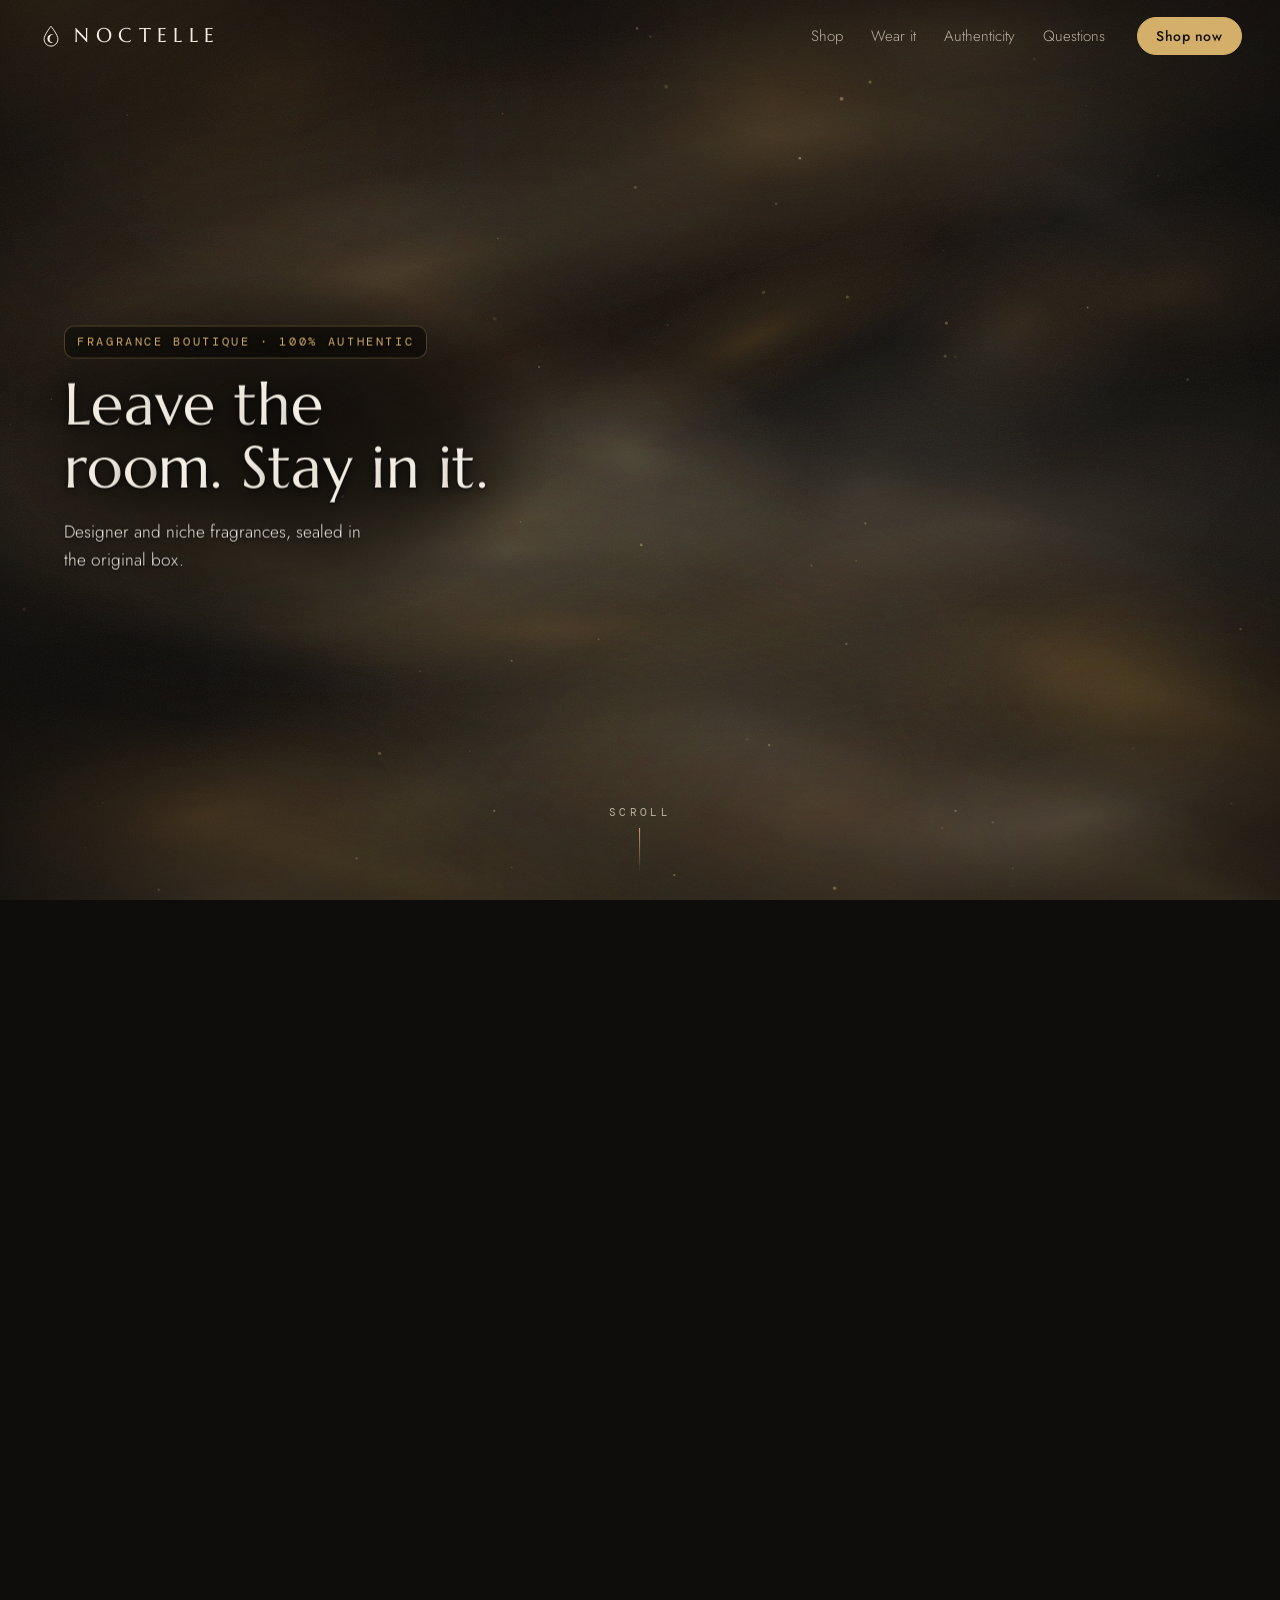
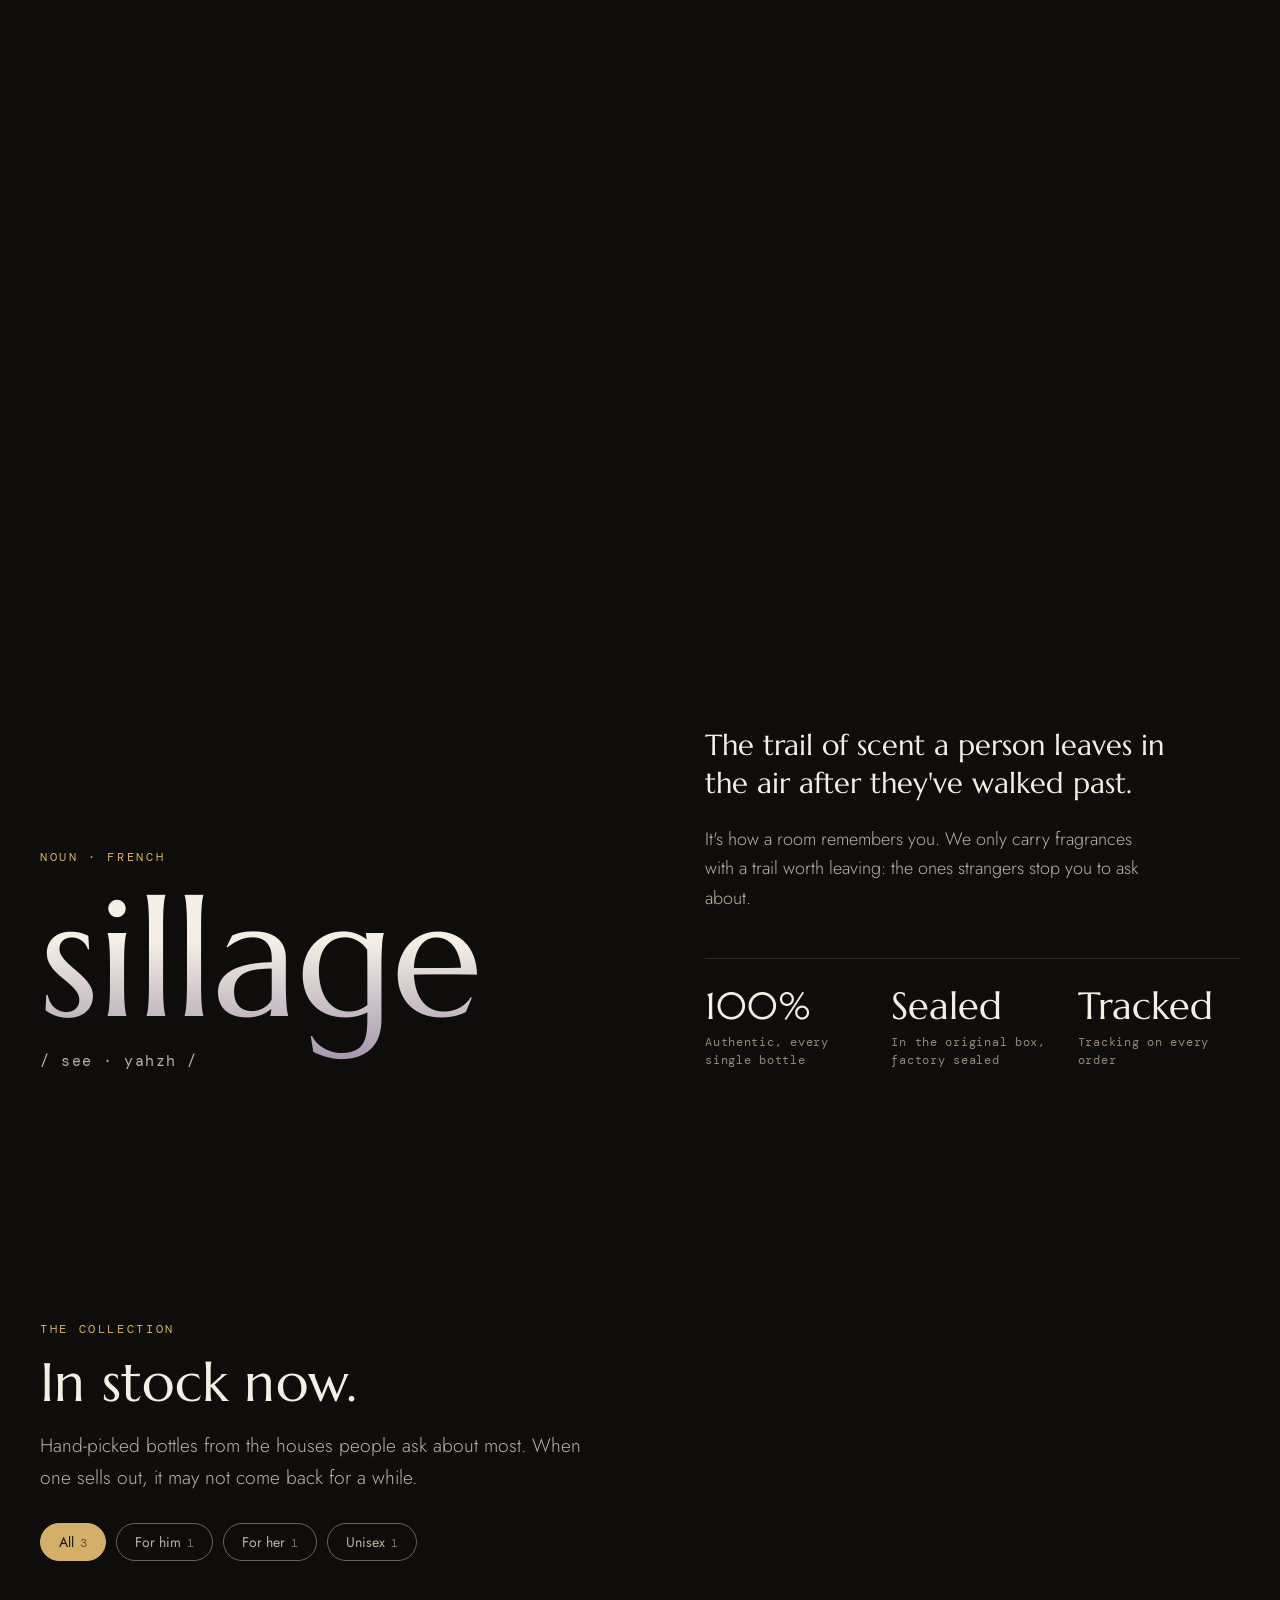
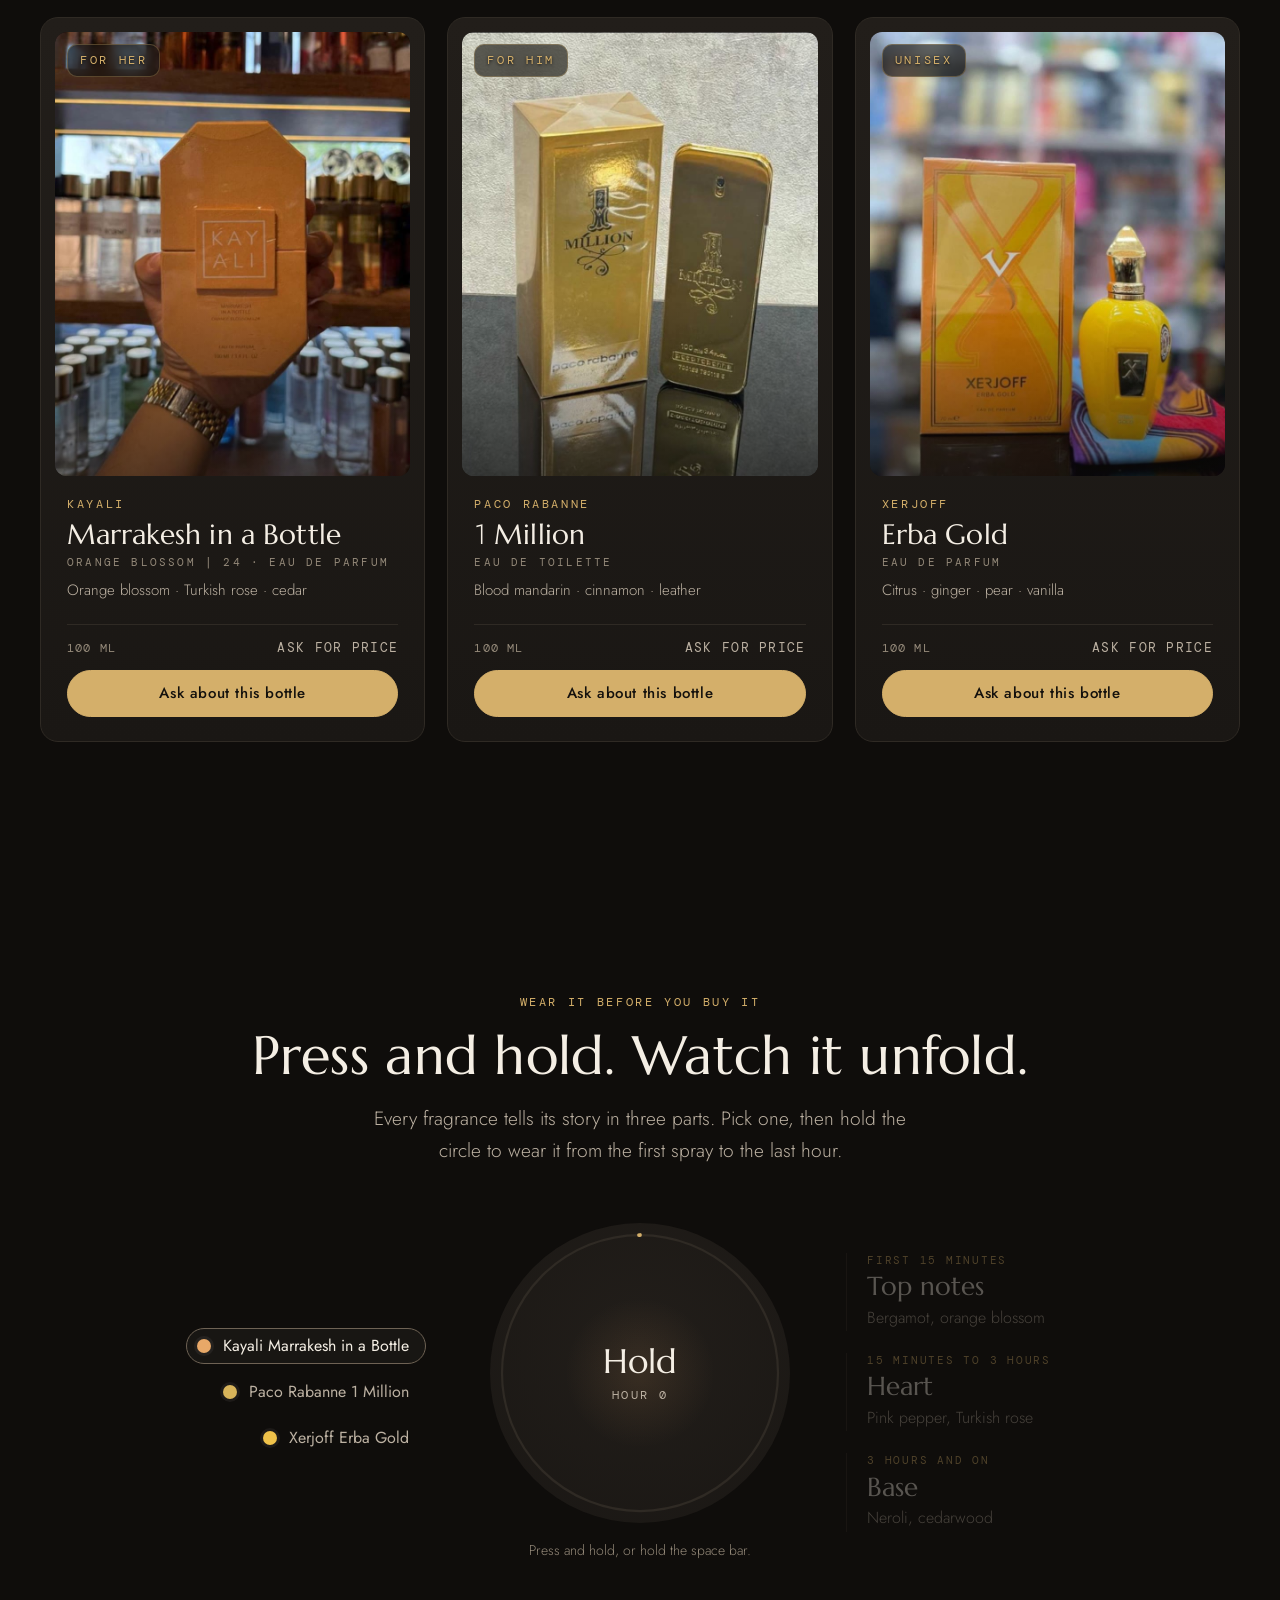
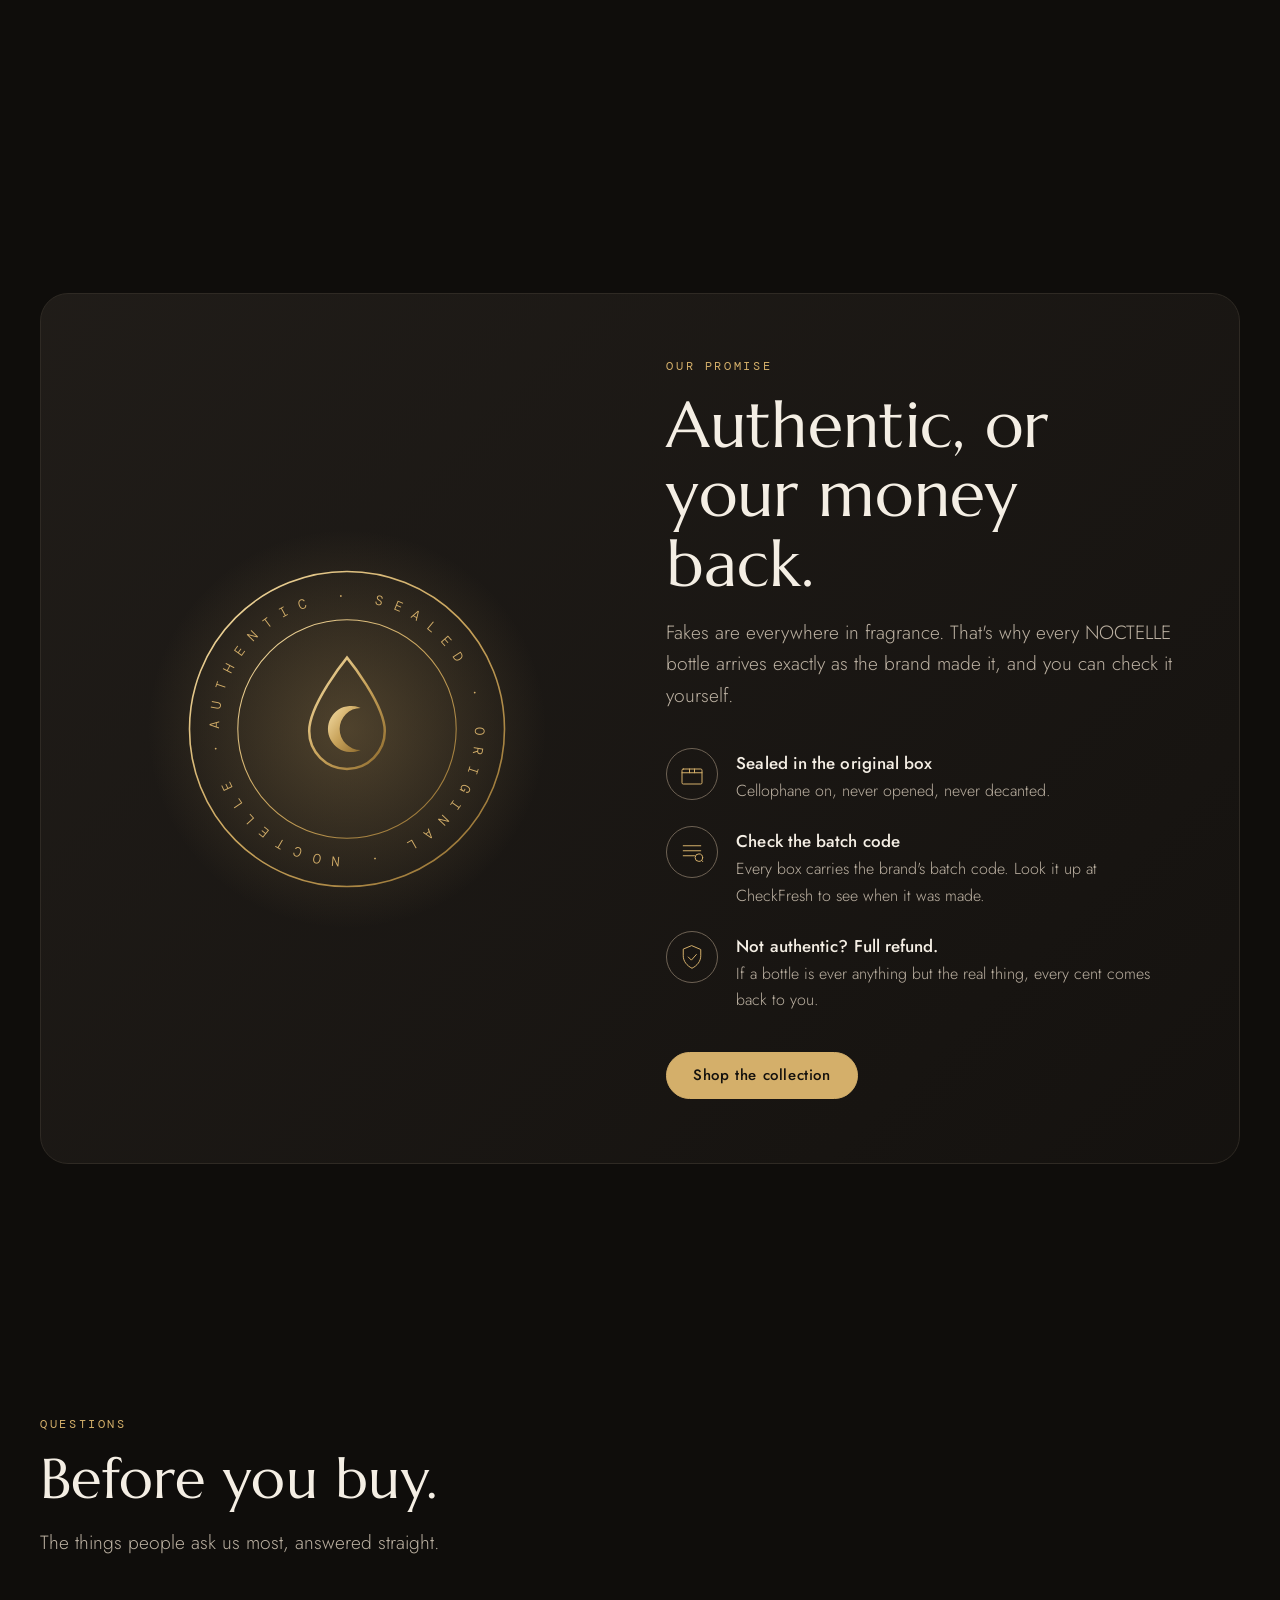
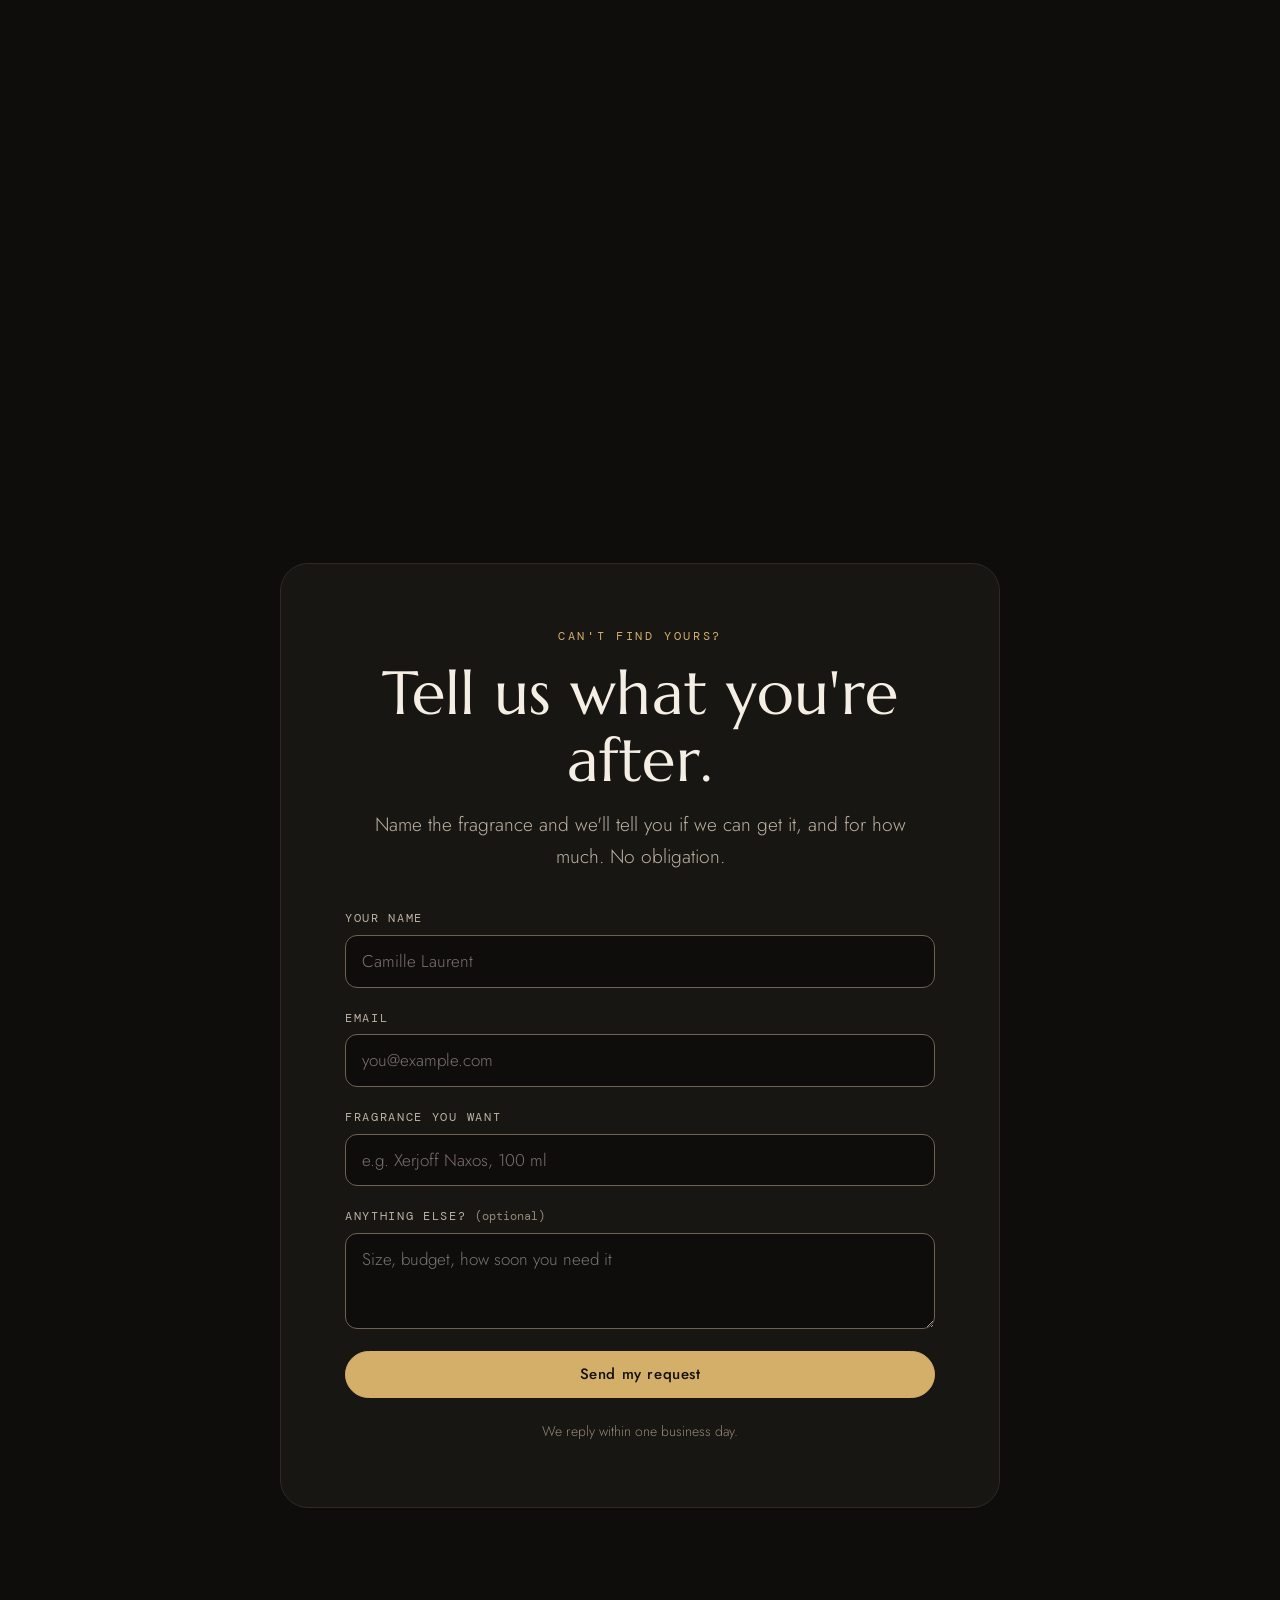
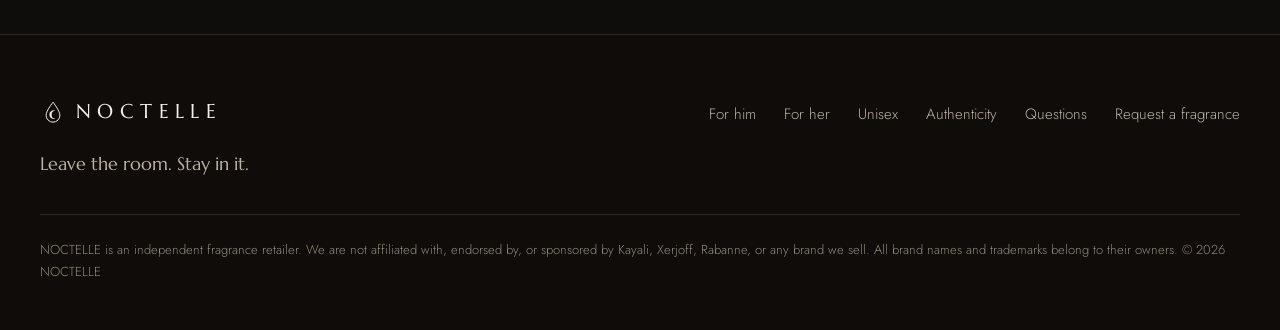
<file: index.html>
<!doctype html>
<html lang="en">
<head>
<meta charset="utf-8">
<meta name="viewport" content="width=device-width, initial-scale=1">
<title>NOCTELLE · Fragrance Boutique</title>
<meta name="description" content="NOCTELLE is a fragrance boutique for authentic designer and niche perfume and cologne: Kayali, Xerjoff, Paco Rabanne and more. Sealed, original, shipped fast.">
<meta name="theme-color" content="#0F0D0B">
<meta property="og:type" content="website">
<meta property="og:title" content="NOCTELLE · Leave the room. Stay in it.">
<meta property="og:description" content="Authentic designer and niche fragrances. Sealed in the original box.">
<!-- DEPLOY STEP: replace both URLs below with the live absolute address -->
<meta property="og:url" content="https://noctelle.onrender.com/">
<meta property="og:image" content="https://noctelle.onrender.com/assets/og.jpg">
<meta name="twitter:card" content="summary_large_image">
<link rel="icon" type="image/svg+xml" href="data:image/svg+xml,%3Csvg xmlns='http://www.w3.org/2000/svg' viewBox='0 0 64 64'%3E%3Crect width='64' height='64' rx='14' fill='%230F0D0B'/%3E%3Cpath d='M32 10C32 10 16 30 16 40a16 16 0 0 0 32 0C48 30 32 10 32 10Z' fill='none' stroke='%23D4AF6A' stroke-width='3'/%3E%3Cpath d='M38 30a10 10 0 1 0 0 18 8 8 0 1 1 0-18Z' fill='%23F4EEE4'/%3E%3C/svg%3E">
<link rel="preconnect" href="https://fonts.googleapis.com">
<link rel="preconnect" href="https://fonts.gstatic.com" crossorigin>
<link href="https://fonts.googleapis.com/css2?family=DM+Mono&family=Jost:wght@300;400;500&family=Marcellus&display=swap" rel="stylesheet">
<link rel="stylesheet" href="assets/style.css">
</head>
<body>
<a class="skip" href="#main">Skip to content</a>

<!-- one environment: fixed background layer behind everything -->
<div class="env" aria-hidden="true"><div class="glow g1"></div><div class="glow g2"></div><div class="grain"></div></div>

<nav class="nav" aria-label="Main">
  <a class="brand" href="#top" aria-label="NOCTELLE home">
    <svg class="mark" viewBox="0 0 64 64" aria-hidden="true"><path d="M32 8C32 8 15 29 15 40a17 17 0 0 0 34 0C49 29 32 8 32 8Z" fill="none" stroke="currentColor" stroke-width="2.4"/><path d="M38 29a10.5 10.5 0 1 0 0 19 8.5 8.5 0 1 1 0-19Z" fill="currentColor"/></svg>
    <span>NOCTELLE</span>
  </a>
  <ul class="links">
    <li><a href="#shop">Shop</a></li>
    <li><a href="#wear">Wear it</a></li>
    <li><a href="#authentic">Authenticity</a></li>
    <li><a href="#faq">Questions</a></li>
  </ul>
  <a class="btn btn-sm" href="#shop">Shop now</a>
</nav>

<main id="main" tabindex="-1">

<!-- ============ HERO: golden smoke ============ -->
<section class="hero" id="top" aria-label="Introduction">
  <div class="stage">
    <canvas class="smoke" aria-hidden="true"></canvas>
    <svg class="ribbon" aria-hidden="true"><defs>
      <linearGradient id="ribbonGrad" x1="0" y1="0" x2="0" y2="1"><stop offset="0" stop-color="#FFF1D6" stop-opacity=".2"/><stop offset=".35" stop-color="#F0D49A" stop-opacity=".9"/><stop offset="1" stop-color="#D4AF6A" stop-opacity=".45"/></linearGradient>
      <filter id="ribbonBlur" x="-20%" y="-20%" width="140%" height="140%"><feGaussianBlur stdDeviation="6"/></filter>
    </defs>
      <path class="r-glow" pathLength="1" d=""/>
      <path class="r-line" pathLength="1" d=""/>
    </svg>
    <video class="hero-video" muted playsinline preload="none" aria-hidden="true" tabindex="-1"></video>
    <div class="scrim" aria-hidden="true"></div>

    <div class="band band-1 side-l fx-blur" data-a="0" data-b="0.20">
      <p class="kicker chip">Fragrance boutique · 100% authentic</p>
      <h1 class="split">Leave the room. Stay in it.</h1>
      <p class="sub">Designer and niche fragrances, sealed in the original box.</p>
    </div>
    <div class="band band-2 side-r fx-scatter" data-a="0.25" data-b="0.47" data-spread="0.5">
      <h2 class="split">The real thing. Every bottle.</h2>
      <p class="sub">Original packaging. Never opened, never decanted.</p>
    </div>
    <div class="band band-3 side-l fx-drift" data-a="0.52" data-b="0.74">
      <h2 class="split">The names you already love.</h2>
      <p class="sub">Kayali. Xerjoff. Paco Rabanne. More arriving every week.</p>
    </div>
    <div class="band band-4 settle fx-rise" data-a="0.79" data-b="1" data-ramp="0.06">
      <h2 class="split">Find your trail.</h2>
      <p class="sub">The scent people ask you about is one click away.</p>
      <div class="cta-row">
        <a class="btn" href="#shop">Shop the collection</a>
        <a class="btn btn-ghost" href="#authentic">How we keep it real</a>
      </div>
    </div>

    <!-- static hero: phones, portrait tablets, reduced motion -->
    <div class="static-copy">
      <p class="kicker">Fragrance boutique · 100%&nbsp;authentic</p>
      <h1>Leave the room. Stay&nbsp;in&nbsp;it.</h1>
      <p class="sub">Designer and niche fragrances, sealed in the original box.</p>
      <div class="cta-row">
        <a class="btn" href="#shop">Shop the collection</a>
        <a class="btn btn-ghost" href="#authentic">How we keep it real</a>
      </div>
    </div>

    <div class="cue" aria-hidden="true"><span>Scroll</span><i></i></div>
  </div>
</section>

<!-- everything below rides the sillage trail -->
<div class="journey">
  <svg class="trail" aria-hidden="true"><defs>
    <linearGradient id="trailGrad" gradientUnits="userSpaceOnUse" x1="0" y1="0" x2="0" y2="1000"><stop offset="0" stop-color="#D4AF6A" stop-opacity=".6"/><stop offset="1" stop-color="#F4EEE4" stop-opacity=".35"/></linearGradient>
  </defs><path class="t-glow" pathLength="1" d=""/><path class="t-line" pathLength="1" d=""/></svg>

  <!-- ============ SILLAGE ============ -->
  <section class="sec sillage" id="sillage" aria-labelledby="sillage-h">
    <div class="wrap sillage-grid reveal">
      <div class="word">
        <p class="label">Noun · French</p>
        <h2 id="sillage-h" class="huge">sillage</h2>
        <p class="phon">/ see · yahzh /</p>
      </div>
      <div class="def">
        <p class="lede">The trail of scent a person leaves in the air after they've walked past.</p>
        <p>It's how a room remembers you. We only carry fragrances with a trail worth leaving: the ones strangers stop you to ask about.</p>
        <dl class="stats">
          <div><dt>Authentic, every single bottle</dt><dd>100%</dd></div>
          <div><dt>In the original box, factory sealed</dt><dd>Sealed</dd></div>
          <div><dt>Tracking on every order</dt><dd>Tracked</dd></div>
        </dl>
      </div>
    </div>
  </section>

  <!-- ============ SHOP ============ -->
  <section class="sec collection" id="shop" aria-labelledby="shop-h">
    <div class="wrap">
      <header class="sec-head reveal">
        <p class="label">The collection</p>
        <h2 id="shop-h">In stock now.</h2>
        <p class="lede">Hand-picked bottles from the houses people ask about most. When one sells out, it may not come back for a while.</p>
        <div class="filters" role="group" aria-label="Shop by category"></div>
      </header>
      <ul class="cards" id="cards"></ul>
    </div>
  </section>

  <!-- ============ WEAR IT (the interactive moment) ============ -->
  <section class="sec wear" id="wear" aria-labelledby="wear-h">
    <div class="wrap">
      <header class="sec-head center reveal">
        <p class="label">Wear it before you buy it</p>
        <h2 id="wear-h">Press and hold. Watch it unfold.</h2>
        <p class="lede">Every fragrance tells its story in three parts. Pick one, then hold the circle to wear it from the first spray to the last hour.</p>
      </header>
      <div class="wear-grid reveal">
        <div class="picker" role="radiogroup" aria-label="Choose a fragrance to wear" id="picker"></div>
        <div class="holder">
          <button type="button" class="hold" id="hold" aria-describedby="hold-help">
            <svg viewBox="0 0 200 200" aria-hidden="true">
              <circle class="h-track" cx="100" cy="100" r="92"/>
              <circle class="h-prog" cx="100" cy="100" r="92" pathLength="1"/>
            </svg>
            <span class="h-glow" aria-hidden="true"></span>
            <span class="h-label"><span class="h-verb">Hold</span><span class="h-hour" id="hour">Hour 0</span></span>
          </button>
          <p class="hold-help" id="hold-help">Press and hold, or hold the space bar.</p>
        </div>
        <ol class="layers" id="layers">
          <li data-at="0.06"><span class="l-when">First 15 minutes</span><span class="l-name">Top notes</span><span class="l-notes"></span></li>
          <li data-at="0.36"><span class="l-when">15 minutes to 3 hours</span><span class="l-name">Heart</span><span class="l-notes"></span></li>
          <li data-at="0.72"><span class="l-when">3 hours and on</span><span class="l-name">Base</span><span class="l-notes"></span></li>
        </ol>
      </div>
      <p class="wear-done" id="wear-done" aria-live="polite"></p>
    </div>
  </section>

  <!-- ============ AUTHENTICITY ============ -->
  <section class="sec discovery" id="authentic" aria-labelledby="auth-h">
    <div class="wrap disc-panel reveal">
      <div class="disc-art" aria-hidden="true">
        <svg viewBox="0 0 400 400">
          <defs>
            <radialGradient id="sealGlow" cx=".5" cy=".5" r=".5"><stop offset="0" stop-color="#D4AF6A" stop-opacity=".28"/><stop offset="1" stop-color="#D4AF6A" stop-opacity="0"/></radialGradient>
            <linearGradient id="sealGold" x1="0" y1="0" x2="1" y2="1"><stop offset="0" stop-color="#F6DFA8"/><stop offset=".5" stop-color="#C9A45C"/><stop offset="1" stop-color="#8E6B2E"/></linearGradient>
            <path id="sealText" d="M200 200m-122 0a122 122 0 1 1 244 0a122 122 0 1 1-244 0"/>
          </defs>
          <circle cx="200" cy="200" r="190" fill="url(#sealGlow)"/>
          <g class="seal-spin">
            <circle cx="200" cy="200" r="150" fill="none" stroke="url(#sealGold)" stroke-width="1.5"/>
            <circle cx="200" cy="200" r="104" fill="none" stroke="url(#sealGold)" stroke-width="1"/>
            <text font-family="DM Mono, monospace" font-size="13" fill="#D4AF6A"><textPath href="#sealText" textLength="752" lengthAdjust="spacing">AUTHENTIC · SEALED · ORIGINAL · NOCTELLE · </textPath></text>
          </g>
          <path d="M200 132C200 132 164 176 164 202a36 36 0 0 0 72 0C236 176 200 132 200 132Z" fill="none" stroke="url(#sealGold)" stroke-width="2.4"/>
          <path d="M213 180a22 22 0 1 0 0 40 18 18 0 1 1 0-40Z" fill="url(#sealGold)"/>
        </svg>
      </div>
      <div class="disc-copy">
        <p class="label">Our promise</p>
        <h2 id="auth-h">Authentic, or your money back.</h2>
        <p class="lede">Fakes are everywhere in fragrance. That's why every NOCTELLE bottle arrives exactly as the brand made it, and you can check it yourself.</p>
        <ol class="steps">
          <li><svg viewBox="0 0 48 48" aria-hidden="true"><rect x="8" y="16" width="32" height="24" rx="2"/><path d="M8 22h32M20 16v6M28 16v6"/></svg><div><h3>Sealed in the original box</h3><p>Cellophane on, never opened, never decanted.</p></div></li>
          <li><svg viewBox="0 0 48 48" aria-hidden="true"><path d="M10 14h28M10 22h28M10 30h18"/><circle cx="35" cy="33" r="6"/><path d="M39.5 37.5L43 41"/></svg><div><h3>Check the batch code</h3><p>Every box carries the brand's batch code. Look it up at CheckFresh to see when it was made.</p></div></li>
          <li><svg viewBox="0 0 48 48" aria-hidden="true"><path d="M24 6l14 6v10c0 9-6 16-14 20-8-4-14-11-14-20V12z"/><path d="M18 24l5 5 8-9"/></svg><div><h3>Not authentic? Full refund.</h3><p>If a bottle is ever anything but the real thing, every cent comes back to you.</p></div></li>
        </ol>
        <a class="btn" href="#shop">Shop the collection</a>
      </div>
    </div>
  </section>

  <!-- ============ FAQ ============ -->
  <section class="sec faq" id="faq" aria-labelledby="faq-h">
    <div class="wrap faq-grid">
      <header class="reveal">
        <p class="label">Questions</p>
        <h2 id="faq-h">Before you buy.</h2>
        <p class="lede">The things people ask us most, answered straight.</p>
      </header>
      <div class="qa reveal">
        <details><summary>Are these really authentic?</summary><p>Yes. Every bottle is the original product, sealed in the brand's own box. You can check the batch code printed on the box at CheckFresh, and if anything is ever not authentic, you get a full refund.</p></details>
        <details><summary>Why are your prices lower than the department store?</summary><p>We buy in bulk from wholesale distributors and don't pay for a shop on a high street. The savings go into the price, not the bottle.</p></details>
        <details><summary>How fast will it arrive?</summary><p>Orders ship within 1 to 2 business days with tracking. Perfume ships by ground, so most orders arrive in 3 to 7 days.</p></details>
        <details><summary>Can I return it?</summary><p>Unopened bottles in their sealed box can be returned within 14 days. Opened bottles can't be resold, so we can't take those back unless something is wrong with them.</p></details>
        <details><summary>Is paying on the site safe?</summary><p>Checkout runs on Stripe, the payment system behind millions of online stores. You can pay by card, Apple Pay or Google Pay, and we never see or store your card number.</p></details>
        <details><summary>You don't have the one I want. Can you get it?</summary><p>Often, yes. Tell us what you're after in the form below and we'll let you know if we can source it and for how much.</p></details>
      </div>
    </div>
  </section>

  <!-- ============ REQUEST FORM ============ -->
  <section class="sec order" id="request" aria-labelledby="order-h">
    <div class="wrap">
      <div class="order-card reveal">
        <p class="label">Can't find yours?</p>
        <h2 id="order-h">Tell us what you're after.</h2>
        <p class="lede">Name the fragrance and we'll tell you if we can get it, and for how much. No obligation.</p>
        <form id="order-form" novalidate>
          <div class="field"><label for="f-name">Your name</label><input id="f-name" name="name" type="text" autocomplete="name" placeholder="Camille Laurent" required></div>
          <div class="field"><label for="f-email">Email</label><input id="f-email" name="email" type="email" autocomplete="email" placeholder="you@example.com" required></div>
          <div class="field"><label for="f-want">Fragrance you want</label><input id="f-want" name="fragrance" type="text" placeholder="e.g. Xerjoff Naxos, 100 ml" required></div>
          <div class="field"><label for="f-note">Anything else? <span class="opt">(optional)</span></label><textarea id="f-note" name="message" rows="3" placeholder="Size, budget, how soon you need it"></textarea></div>
          <p class="form-error" id="form-error" role="alert"></p>
          <button class="btn btn-wide" type="submit">Send my request</button>
          <p class="fine">We reply within one business day.</p>
        </form>
        <div class="success" id="success" tabindex="-1" hidden>
          <svg viewBox="0 0 64 64" aria-hidden="true"><path d="M32 8C32 8 15 29 15 40a17 17 0 0 0 34 0C49 29 32 8 32 8Z"/></svg>
          <h3 id="success-h">Request received.</h3>
          <p id="success-p">We'll get back to you within one business day.</p>
        </div>
      </div>
    </div>
  </section>
</div>
</main>

<footer class="foot">
  <div class="wrap foot-grid">
    <div>
      <a class="brand" href="#top"><svg class="mark" viewBox="0 0 64 64" aria-hidden="true"><path d="M32 8C32 8 15 29 15 40a17 17 0 0 0 34 0C49 29 32 8 32 8Z" fill="none" stroke="currentColor" stroke-width="2.4"/><path d="M38 29a10.5 10.5 0 1 0 0 19 8.5 8.5 0 1 1 0-19Z" fill="currentColor"/></svg><span>NOCTELLE</span></a>
      <p class="foot-line">Leave the room. Stay in it.</p>
    </div>
    <ul class="foot-links">
      <li><a href="#for-him">For him</a></li>
      <li><a href="#for-her">For her</a></li>
      <li><a href="#unisex">Unisex</a></li>
      <li><a href="#authentic">Authenticity</a></li>
      <li><a href="#faq">Questions</a></li>
      <li><a href="#request">Request a fragrance</a></li>
    </ul>
    <p class="disclose">NOCTELLE is an independent fragrance retailer. We are not affiliated with, endorsed by, or sponsored by Kayali, Xerjoff, Rabanne, or any brand we sell. All brand names and trademarks belong to their owners. © 2026 NOCTELLE</p>
  </div>
</footer>

<script src="assets/main.js"></script>
</body>
</html>
</file>
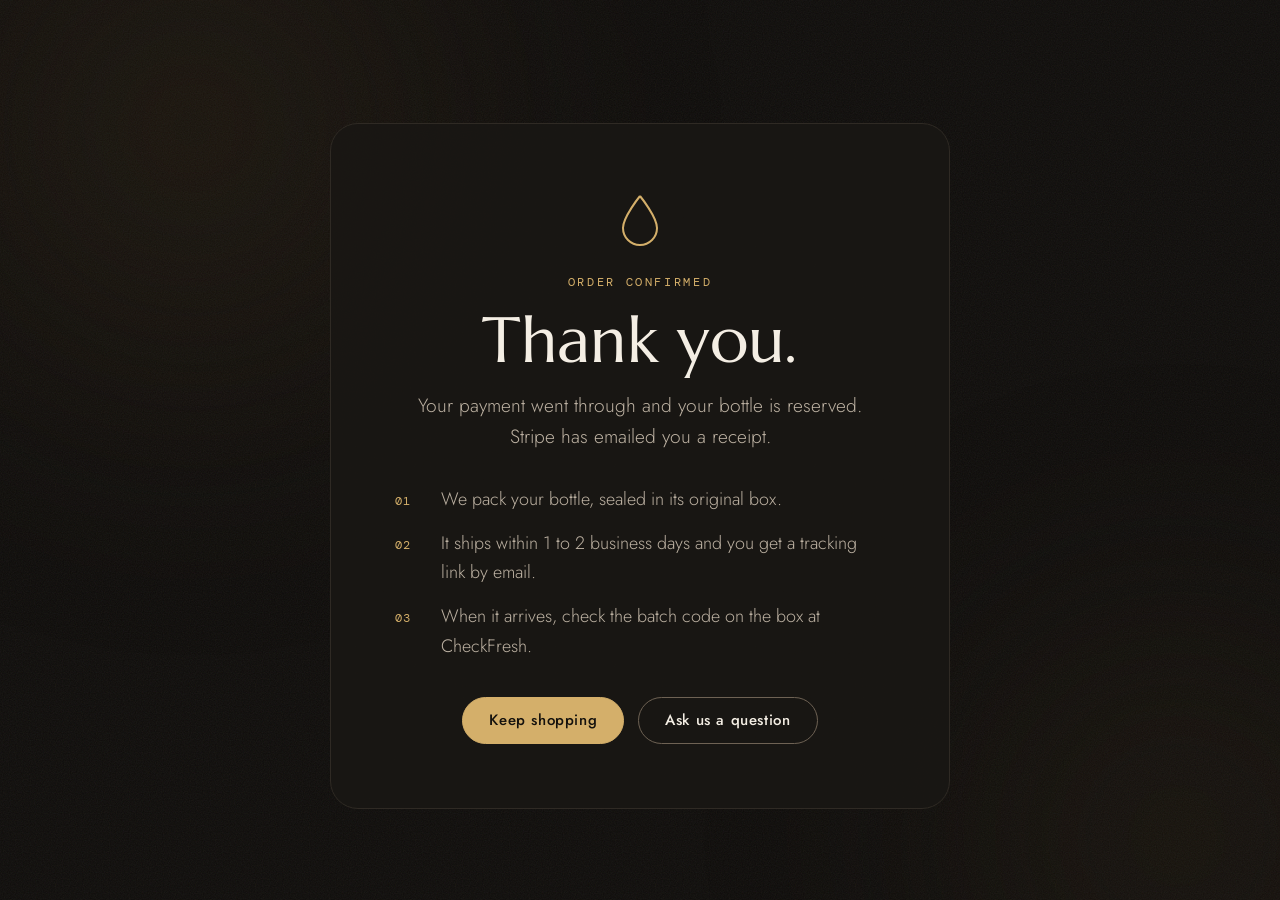
<file: thanks.html>
<!doctype html>
<html lang="en">
<head>
<meta charset="utf-8">
<meta name="viewport" content="width=device-width, initial-scale=1">
<title>Thank you · NOCTELLE</title>
<meta name="description" content="Your NOCTELLE order is confirmed.">
<meta name="robots" content="noindex">
<meta name="theme-color" content="#0F0D0B">
<link rel="icon" type="image/svg+xml" href="data:image/svg+xml,%3Csvg xmlns='http://www.w3.org/2000/svg' viewBox='0 0 64 64'%3E%3Crect width='64' height='64' rx='14' fill='%230F0D0B'/%3E%3Cpath d='M32 10C32 10 16 30 16 40a16 16 0 0 0 32 0C48 30 32 10 32 10Z' fill='none' stroke='%23D4AF6A' stroke-width='3'/%3E%3Cpath d='M38 30a10 10 0 1 0 0 18 8 8 0 1 1 0-18Z' fill='%23F4EEE4'/%3E%3C/svg%3E">
<link rel="preconnect" href="https://fonts.googleapis.com">
<link rel="preconnect" href="https://fonts.gstatic.com" crossorigin>
<link href="https://fonts.googleapis.com/css2?family=DM+Mono&family=Jost:wght@300;400;500&family=Marcellus&display=swap" rel="stylesheet">
<link rel="stylesheet" href="assets/style.css">
<style>
  .thanks{min-height:100svh;display:grid;place-items:center;padding:96px 16px 64px;text-align:center}
  .thanks .order-card{max-width:620px}
  .thanks svg.drop{width:64px;height:64px;margin:0 auto 22px;fill:none;stroke:var(--accent);stroke-width:2}
  .thanks svg.drop path{stroke-dasharray:130;stroke-dashoffset:130;animation:draw2 1.6s var(--ease-out) .3s forwards}
  .thanks ol{list-style:none;margin:32px 0 36px;padding:0;display:grid;gap:14px;text-align:left}
  .thanks li{display:grid;grid-template-columns:32px 1fr;gap:14px;align-items:baseline;color:var(--text-secondary)}
  .thanks li b{font:400 12px/1 var(--f-mono);color:var(--accent);letter-spacing:.1em}
  .thanks .cta-row{justify-content:center}
</style>
</head>
<body>
<div class="env" aria-hidden="true"><div class="glow g1"></div><div class="glow g2"></div><div class="grain"></div></div>
<main class="thanks">
  <div class="order-card">
    <svg class="drop" viewBox="0 0 64 64" aria-hidden="true"><path d="M32 8C32 8 15 29 15 40a17 17 0 0 0 34 0C49 29 32 8 32 8Z"/></svg>
    <p class="label">Order confirmed</p>
    <h1 style="font-size:clamp(40px,6vw,64px);margin:16px 0 14px">Thank you.</h1>
    <p class="lede" style="margin:0 auto">Your payment went through and your bottle is reserved. Stripe has emailed you a receipt.</p>
    <ol>
      <li><b>01</b><span>We pack your bottle, sealed in its original box.</span></li>
      <li><b>02</b><span>It ships within 1 to 2 business days and you get a tracking link by email.</span></li>
      <li><b>03</b><span>When it arrives, check the batch code on the box at CheckFresh.</span></li>
    </ol>
    <div class="cta-row">
      <a class="btn" href="./#shop">Keep shopping</a>
      <a class="btn btn-ghost" href="./#request">Ask us a question</a>
    </div>
  </div>
</main>
</body>
</html>
</file>
<file: assets/style.css>
/* NOCTELLE · warm black and rich gold */
:root{
  --canvas:#0F0D0B;
  --panel:#1A1714;
  --panel-2:#221E1A;
  --line:#2F2A24;
  --line-strong:#6E6254;
  --accent:#D4AF6A;
  --accent-hover:#E4C489;
  --accent-muted:rgba(212,175,106,.16);
  --on-accent:#14110D;
  --text-primary:#F4EEE4;
  --text-secondary:#BCB1A2;
  --text-dim:#948979;
  --ease-out:cubic-bezier(.16,1,.3,1);
  --ease-soft:cubic-bezier(.45,.05,.2,1);
  --f-display:'Marcellus',Georgia,serif;
  --f-body:'Jost',system-ui,sans-serif;
  --f-mono:'DM Mono',ui-monospace,monospace;
  --tshadow:0 1px 2px rgba(8,6,4,.95),0 3px 12px rgba(8,6,4,.78),0 10px 44px rgba(8,6,4,.8);
  --nav-h:72px;
}
*,*::before,*::after{box-sizing:border-box}
html{overflow-x:hidden;overflow-x:clip;scroll-behavior:smooth;scroll-padding-top:var(--nav-h)}
body{margin:0;overflow-x:hidden;overflow-x:clip;background:var(--canvas);color:var(--text-primary);font:300 18px/1.65 var(--f-body);-webkit-font-smoothing:antialiased;animation:pageIn 1.2s var(--ease-out) both}
@keyframes pageIn{from{opacity:0}to{opacity:1}}
img,svg{display:block}
a{color:inherit}
h1,h2,h3{font-family:var(--f-display);font-weight:400;line-height:1.08;margin:0;letter-spacing:.005em}
p{margin:0}
.wrap{width:min(1200px,100% - 48px);margin-inline:auto}
.label,.kicker{font:400 12px/1.4 var(--f-mono);letter-spacing:.22em;text-transform:uppercase;color:var(--accent)}
.lede{font-size:clamp(18px,1.5vw,21px);color:var(--text-secondary);max-width:52ch}
.skip{position:fixed;left:16px;top:-60px;z-index:100;background:var(--accent);color:var(--on-accent);padding:10px 16px;border-radius:6px;text-decoration:none;transition:top .3s var(--ease-out)}
.skip:focus{top:16px}
:focus-visible{outline:2px solid var(--accent);outline-offset:3px;border-radius:4px}
main:focus{outline:none}
.sr{position:absolute;width:1px;height:1px;overflow:hidden;clip:rect(0 0 0 0);white-space:nowrap}

/* ---------- environment ---------- */
.env{position:fixed;inset:0;z-index:-1;pointer-events:none;overflow:hidden}
.glow{position:absolute;border-radius:50%;filter:blur(90px);opacity:.55;will-change:transform}
.g1{width:70vmax;height:70vmax;left:-20vmax;top:-25vmax;background:radial-gradient(circle,#2B2114 0%,transparent 65%);animation:drift1 80s var(--ease-soft) -20s infinite alternate}
.g2{width:60vmax;height:60vmax;right:-22vmax;bottom:-25vmax;background:radial-gradient(circle,#231C12 0%,transparent 65%);animation:drift2 96s var(--ease-soft) -35s infinite alternate}
@keyframes drift1{to{transform:translate(18vmax,22vmax) scale(1.15)}}
@keyframes drift2{to{transform:translate(-20vmax,-16vmax) scale(1.1)}}
.grain{position:absolute;inset:-50%;opacity:.07;background-image:url("data:image/svg+xml,%3Csvg xmlns='http://www.w3.org/2000/svg' width='200' height='200'%3E%3Cfilter id='n'%3E%3CfeTurbulence type='fractalNoise' baseFrequency='.85' numOctaves='3' stitchTiles='stitch'/%3E%3C/filter%3E%3Crect width='100%25' height='100%25' filter='url(%23n)'/%3E%3C/svg%3E")}
body.paused *,body.paused *::before,body.paused *::after{animation-play-state:paused!important}

/* ---------- nav ---------- */
.nav{position:fixed;top:0;left:0;right:0;z-index:50;height:var(--nav-h);display:flex;align-items:center;gap:32px;padding:0 clamp(16px,3vw,40px);transition:background .5s var(--ease-out),border-color .5s var(--ease-out);border-bottom:1px solid transparent}
.nav.solid{background:rgba(15,13,11,.84);backdrop-filter:blur(14px);-webkit-backdrop-filter:blur(14px);border-color:var(--line)}
.brand{display:inline-flex;align-items:center;gap:10px;text-decoration:none;font:400 20px/1 var(--f-display);letter-spacing:.32em}
.mark{width:26px;height:26px;color:var(--text-primary)}
.links{display:flex;gap:28px;list-style:none;margin:0 0 0 auto;padding:0}
.links a{text-decoration:none;font-size:15px;color:var(--text-secondary);transition:color .3s var(--ease-out)}
.links a:hover{color:var(--text-primary)}

/* ---------- buttons ---------- */
.btn{display:inline-flex;align-items:center;justify-content:center;gap:10px;padding:15px 26px;border-radius:999px;background:var(--accent);color:var(--on-accent);font:500 15px/1 var(--f-body);letter-spacing:.04em;text-decoration:none;border:1px solid var(--accent);cursor:pointer;text-shadow:none;transition:background .35s var(--ease-out),transform .35s var(--ease-out),box-shadow .35s var(--ease-out)}
.btn:hover{background:var(--accent-hover);transform:translateY(-2px);box-shadow:0 10px 30px -10px rgba(212,175,106,.55)}
.btn-sm{padding:11px 18px;font-size:14px}
.btn-ghost{background:transparent;color:var(--text-primary);border-color:var(--line-strong)}
.btn-ghost:hover{background:rgba(244,238,228,.06);border-color:var(--text-primary);box-shadow:none}
.btn-wide{width:100%}
@media (pointer:coarse){.btn,.chip-btn{min-height:44px}}

/* ---------- hero ---------- */
.hero{position:relative;height:600vh}
.stage{position:sticky;top:0;height:100vh;height:100svh;overflow:hidden}
.smoke,.ribbon{position:absolute;inset:0;width:100%;height:100%;pointer-events:none}
.ribbon path{fill:none;stroke-linecap:round;stroke-dasharray:1 1;stroke-dashoffset:1}
.ribbon .r-line{stroke:url(#ribbonGrad);stroke-width:1.6}
.ribbon .r-glow{stroke:#D4AF6A;stroke-opacity:.45;stroke-width:7;filter:url(#ribbonBlur)}
.hero-video{position:absolute;inset:0;width:100%;height:100%;object-fit:cover;opacity:0;transition:opacity 1s var(--ease-out);will-change:transform;transform:translateZ(0)}
.hero.has-video .hero-video{opacity:1}
.hero.has-video .ribbon,.hero.has-video .smoke{opacity:0;transition:opacity 1s var(--ease-out)}
.scrim{position:absolute;inset:0;pointer-events:none;background:radial-gradient(ellipse 120% 90% at 50% 45%,rgba(12,10,8,0) 40%,rgba(12,10,8,.72) 100%)}

.band{position:absolute;opacity:0;text-shadow:var(--tshadow);will-change:opacity}
.band::before{content:"";position:absolute;inset:-30% -18%;z-index:-1;pointer-events:none;opacity:calc(.25 + .75*var(--k,1));background:radial-gradient(ellipse 60% 58% at 50% 50%,rgba(12,10,8,.66) 0%,rgba(12,10,8,.42) 46%,rgba(12,10,8,0) 76%)}
.band h1,.band h2{font-size:clamp(40px,4.6vw,76px);margin:14px 0 18px}
.band h1{max-width:9ch}
.band .sub{font-size:clamp(17px,1.35vw,21px);color:var(--text-primary);max-width:30ch;opacity:clamp(0,calc((var(--k,0) - .45)*2.4),1);transform:translateY(calc((1 - clamp(0,calc((var(--k,0) - .45)*2.4),1))*10px))}
.band .btn{text-shadow:none}
.side-l{left:max(24px,5vw);top:50%;transform:translateY(-50%);width:min(34vw,520px)}
.side-r{right:max(24px,5vw);top:50%;transform:translateY(-50%);width:min(30vw,460px);text-align:right}
.side-r .sub{margin-left:auto}
.band-2 h2{max-width:10ch;margin-left:auto}
.band-3 h2{max-width:11ch}
.settle{left:50%;top:50%;transform:translate(-50%,-50%);transform:translateX(-50%);width:min(900px,92vw);text-align:center}
.settle h2{font-size:clamp(46px,5.6vw,92px);margin:0 0 12px}
.settle .sub{margin:0 auto 26px;max-width:none}
.settle .sub{opacity:var(--ks,0);transform:translateY(calc((1 - var(--ks,0))*12px))}
.settle .cta-row{opacity:var(--kb,0);transform:translateY(calc((1 - var(--kb,0))*14px))}
.settle{--ks:clamp(0,calc((var(--k,0) - .5)*3.2),1);--kb:clamp(0,calc((var(--k,0) - .7)*4),1)}
.cta-row{display:flex;gap:14px;justify-content:center;flex-wrap:wrap}
.chip{display:inline-block;padding:7px 12px;background:rgba(12,10,8,.6);border:1px solid rgba(212,175,106,.3);border-radius:10px;backdrop-filter:blur(10px);-webkit-backdrop-filter:blur(10px);text-shadow:0 1px 3px rgba(8,6,4,.85)}

/* split text */
.split .vis{display:inline}
.w{display:inline-block;white-space:nowrap}
.c{display:inline-block}
/* (c) blur-to-sharp */
.fx-blur .split{position:relative}
.fx-blur .vis.sharp{opacity:var(--k,0)}
.fx-blur .vis.soft{position:absolute;inset:0;filter:blur(10px);opacity:calc(1 - var(--k,0))}
/* (a) scatter */
.fx-scatter .c{--kc:clamp(0,calc((var(--k,0) - var(--th,0))*2.6),1);opacity:var(--kc);transform:translate(calc((1 - var(--kc))*var(--jx,0px)),calc((1 - var(--kc))*var(--jy,0px))) rotate(calc((1 - var(--kc))*var(--jr,0deg)))}
/* (f) drift-down */
.fx-drift .w{--kc:clamp(0,calc((var(--k,0) - var(--th,0))*2.8),1);opacity:var(--kc);transform:translateY(calc((1 - var(--kc))*-28px))}
/* (e) rise */
.fx-rise .w{--kc:clamp(0,calc((var(--k,0) - var(--th,0))*3),1);opacity:var(--kc);transform:translateY(calc((1 - var(--kc))*.5em))}

.static-copy{display:none}
.cue{position:absolute;left:50%;bottom:28px;transform:translateX(-50%);display:flex;flex-direction:column;align-items:center;gap:10px;font:400 11px/1 var(--f-mono);letter-spacing:.3em;text-transform:uppercase;color:var(--text-secondary);transition:opacity .6s var(--ease-out)}
.cue i{width:1px;height:44px;background:linear-gradient(var(--accent),transparent);transform-origin:top;animation:cue 2.6s var(--ease-soft) -1s infinite}
@keyframes cue{0%{transform:scaleY(0);opacity:1}60%{transform:scaleY(1);opacity:1}100%{transform:scaleY(1);opacity:0}}
.hero.scrolled .cue{opacity:0}
@media (max-height:560px){.cue{display:none}}

/* ---------- static hero: the five gates (identical strings in main.js) ---------- */
@media (max-width: 720px), (orientation: portrait) and (max-width: 1024px), (orientation: portrait) and (pointer: coarse), (orientation: landscape) and (pointer: coarse) and (max-height: 560px), (prefers-reduced-motion: reduce){
  .hero{height:auto}
  .stage{position:relative;height:auto;min-height:100svh;display:flex;flex-direction:column;align-items:center;justify-content:center;padding:calc(var(--nav-h) + 24px) 16px 64px}
  .band,.cue,.hero-video{display:none}
  .static-copy{display:block;position:relative;text-align:center;text-shadow:var(--tshadow);max-width:560px}
  .static-copy h1{font-size:clamp(40px,11vw,64px);margin:14px 0 16px}
  .static-copy .sub{color:var(--text-primary);margin-bottom:26px}
  .static-copy .kicker{letter-spacing:.16em}
  .ribbon{opacity:.5}
  .ribbon .r-line,.ribbon .r-glow{stroke-dashoffset:0}
}

/* ---------- journey + trail ---------- */
.journey{position:relative}
.trail{position:absolute;left:0;top:0;width:100%;height:100%;pointer-events:none;z-index:0;overflow:visible}
.trail path{fill:none;stroke-linecap:round;stroke-dasharray:1 1;stroke-dashoffset:1}
.trail .t-line{stroke:url(#trailGrad);stroke-width:1.3}
.trail .t-glow{stroke:#D4AF6A;stroke-opacity:.14;stroke-width:8}
.sec{position:relative;z-index:1;padding:clamp(96px,14vh,160px) 0}

/* reveal choreography */
.reveal{opacity:0;transform:translateY(28px);transition:opacity 1.1s var(--ease-out),transform 1.1s var(--ease-out)}
.reveal.in{opacity:1;transform:none}

/* ---------- sillage ---------- */
.sillage-grid{display:grid;grid-template-columns:1.1fr 1fr;gap:clamp(40px,6vw,96px);align-items:end}
.huge{font-size:clamp(84px,13vw,210px);line-height:.9;margin:18px 0 -.14em;letter-spacing:-.01em;padding:0 .04em .26em 0;background:linear-gradient(180deg,var(--text-primary) 30%,#9C8AA6);-webkit-background-clip:text;background-clip:text;color:transparent}
.phon{font:400 15px/1 var(--f-mono);color:var(--text-secondary);letter-spacing:.1em}
.def .lede{font:400 clamp(24px,2.3vw,34px)/1.3 var(--f-display);color:var(--text-primary);margin-bottom:22px;max-width:22ch}
.def p{color:var(--text-secondary);max-width:46ch}
.stats{display:grid;grid-template-columns:repeat(3,1fr);gap:24px;margin:44px 0 0;padding-top:28px;border-top:1px solid var(--line)}
.stats div{display:flex;flex-direction:column-reverse;gap:8px}
.stats dt{font:400 12px/1.5 var(--f-mono);color:var(--text-dim);letter-spacing:.06em}
.stats dd{margin:0;font:400 clamp(30px,3vw,44px)/1 var(--f-display);color:var(--text-primary)}

/* ---------- collection ---------- */
.sec-head{margin-bottom:56px}
.sec-head h2{font-size:clamp(36px,4.2vw,64px);margin:16px 0 18px;max-width:18ch}
.sec-head.center{text-align:center}
.sec-head.center h2,.sec-head.center .lede{margin-inline:auto}
.filters{display:flex;gap:10px;margin-top:30px;flex-wrap:wrap}
.chip-btn{font:400 14px/1 var(--f-body);color:var(--text-secondary);background:transparent;border:1px solid var(--line-strong);border-radius:999px;padding:11px 18px;cursor:pointer;transition:all .35s var(--ease-out)}
.chip-btn:hover{color:var(--text-primary);border-color:var(--text-primary)}
.chip-btn[aria-pressed="true"]{background:var(--accent);color:var(--on-accent);border-color:var(--accent)}
.chip-btn .count{opacity:.6;margin-left:6px;font-family:var(--f-mono);font-size:12px}
.empty{grid-column:1 / -1;text-align:center;padding:48px 16px;border:1px dashed var(--line-strong);border-radius:18px;color:var(--text-secondary)}
.empty a{color:var(--accent)}
.card .secure{margin-top:10px;text-align:center;font:400 11px/1.4 var(--f-mono);letter-spacing:.12em;text-transform:uppercase;color:var(--text-dim)}
.cards{list-style:none;margin:0;padding:0;display:grid;grid-template-columns:repeat(3,1fr);gap:22px}
.card{position:relative;display:flex;flex-direction:column;background:linear-gradient(180deg,var(--panel-2),var(--panel));border:1px solid var(--line);border-radius:18px;padding:14px 14px 24px;overflow:hidden;transition:transform .6s var(--ease-out),border-color .6s var(--ease-out),opacity .5s var(--ease-out)}
.card:hover{transform:translateY(-6px);border-color:var(--line-strong)}
.card .photo{position:relative;aspect-ratio:4/5;border-radius:12px;overflow:hidden;margin-bottom:22px;background:var(--canvas)}
.card .photo img{width:100%;height:100%;object-fit:cover;transition:transform 1.2s var(--ease-out)}
.card:hover .photo img{transform:scale(1.04)}
.card .photo::after{content:"";position:absolute;inset:0;background:linear-gradient(180deg,transparent 60%,rgba(15,13,11,.55));pointer-events:none}
.card .tag{position:absolute;left:12px;top:12px;z-index:1}
.card .body{padding:0 12px;display:flex;flex-direction:column;flex:1}
.card .brandname{font:400 12px/1 var(--f-mono);letter-spacing:.22em;text-transform:uppercase;color:var(--accent)}
.card .buy{margin-top:16px}
.card .notes{flex:1}
.card .type{font:400 11px/1 var(--f-mono);letter-spacing:.2em;text-transform:uppercase;color:var(--text-dim)}
.card h3{font-size:28px;margin:10px 0 6px}
.num{font-family:var(--f-body);font-weight:300;letter-spacing:-.01em}
.card .type{margin-bottom:10px}
.card .notes{font-size:15px;color:var(--text-secondary);margin-bottom:22px}
.card .row{display:flex;justify-content:space-between;align-items:baseline;border-top:1px solid var(--line);padding-top:16px;font-size:15px}
.card .price.ask{font:400 13px/1 var(--f-mono);letter-spacing:.1em;color:var(--text-secondary)}
.card .price{font:400 22px/1 var(--f-display)}
.card .size{font:400 12px/1 var(--f-mono);color:var(--text-dim);letter-spacing:.1em}
.cards .card{opacity:0;transform:translateY(30px)}
.cards.in .card{opacity:1;transform:none}
.cards.in .card:nth-child(2){transition-delay:.08s}.cards.in .card:nth-child(3){transition-delay:.16s}.cards.in .card:nth-child(4){transition-delay:.24s}.cards.in .card:nth-child(5){transition-delay:.32s}.cards.in .card:nth-child(6){transition-delay:.4s}
.cards.settled .card,.cards.settled .card:nth-child(n){transition-delay:0s!important}
.card.off{display:none}
.card.show{animation:cardIn .6s var(--ease-out) both}
@keyframes cardIn{from{opacity:0;transform:translateY(16px) scale(.98)}}

/* ---------- wear ---------- */
.wear-grid{display:grid;grid-template-columns:1fr auto 1fr;gap:clamp(28px,5vw,72px);align-items:center}
.picker{display:flex;flex-direction:column;gap:10px;align-items:flex-end}
.pick{display:flex;align-items:center;gap:12px;background:none;border:1px solid transparent;border-radius:999px;padding:9px 16px 9px 10px;color:var(--text-secondary);font:400 16px/1 var(--f-body);cursor:pointer;transition:all .35s var(--ease-out)}
.pick i{width:14px;height:14px;border-radius:50%;background:var(--tint);box-shadow:0 0 0 3px rgba(244,238,228,.06)}
.pick:hover{color:var(--text-primary)}
.pick[aria-checked="true"]{color:var(--text-primary);border-color:var(--line-strong);background:rgba(244,238,228,.04)}
.holder{text-align:center}
.hold{position:relative;width:clamp(220px,24vw,300px);aspect-ratio:1;border-radius:50%;border:none;background:radial-gradient(circle at 50% 40%,var(--panel-2),var(--panel));color:var(--text-primary);cursor:pointer;touch-action:none;-webkit-user-select:none;user-select:none;-webkit-touch-callout:none;transition:transform .5s var(--ease-out)}
.hold:active{transform:scale(.98)}
.hold svg{position:absolute;inset:0;width:100%;height:100%;transform:rotate(-90deg)}
.h-track{fill:none;stroke:var(--line);stroke-width:1.5}
.h-prog{fill:none;stroke:var(--accent);stroke-width:2.5;stroke-linecap:round;stroke-dasharray:1 1;stroke-dashoffset:calc(1 - var(--hp,0))}
.h-glow{position:absolute;inset:14%;border-radius:50%;background:radial-gradient(circle,var(--tint,#D4AF6A) 0%,transparent 70%);opacity:calc(.12 + .6*var(--hp,0));transform:scale(calc(.7 + .35*var(--hp,0)))}
.h-label{position:relative;display:flex;flex-direction:column;gap:10px;align-items:center}
.h-verb{font:400 34px/1 var(--f-display)}
.h-hour{font:400 12px/1 var(--f-mono);letter-spacing:.2em;text-transform:uppercase;color:var(--text-secondary)}
.hold-help{margin-top:16px;font-size:14px;color:var(--text-dim)}
.layers{list-style:none;margin:0;padding:0;display:flex;flex-direction:column;gap:22px}
.layers li{display:grid;gap:4px;padding-left:20px;border-left:1px solid var(--line);opacity:.32;transform:translateX(-8px);transition:opacity .8s var(--ease-out),transform .8s var(--ease-out),border-color .8s var(--ease-out)}
.layers li.lit{opacity:1;transform:none;border-color:var(--accent)}
.l-when{font:400 11px/1.4 var(--f-mono);letter-spacing:.16em;text-transform:uppercase;color:var(--accent)}
.l-name{font:400 26px/1.1 var(--f-display)}
.l-notes{color:var(--text-secondary);font-size:16px}
.wear-done{text-align:center;margin-top:44px;font:400 clamp(22px,2vw,28px)/1.3 var(--f-display);min-height:1.4em;opacity:0;transform:translateY(10px);transition:opacity .9s var(--ease-out),transform .9s var(--ease-out)}
.wear-done.on{opacity:1;transform:none}

/* ---------- discovery ---------- */
.disc-panel{display:grid;grid-template-columns:1fr 1.05fr;gap:clamp(40px,6vw,90px);align-items:center;background:linear-gradient(135deg,rgba(34,30,26,.94),rgba(22,19,16,.94));border:1px solid var(--line);border-radius:28px;padding:clamp(32px,5vw,72px)}
.disc-art svg{width:100%;height:auto}
.disc-copy h2{font-size:clamp(44px,5vw,78px);margin:16px 0 18px}
.steps{list-style:none;margin:36px 0 38px;padding:0;display:grid;gap:22px}
.steps li{display:grid;grid-template-columns:52px 1fr;gap:18px;align-items:start}
.steps svg{width:52px;height:52px;padding:10px;border:1px solid var(--line-strong);border-radius:50%;fill:none;stroke:var(--accent);stroke-width:1.6;stroke-linecap:round;stroke-linejoin:round}
.steps h3{font:500 17px/1.3 var(--f-body);margin:4px 0 4px}
.steps p{color:var(--text-secondary);font-size:16px}
.disc-art svg{max-width:420px;margin:0 auto}
.seal-spin{transform-origin:200px 200px;animation:spin 90s linear -20s infinite}
@keyframes spin{to{transform:rotate(360deg)}}

/* ---------- voices ---------- */
.quotes{display:grid;grid-template-columns:repeat(12,1fr);gap:28px;margin-top:40px}
.q{margin:0;padding:34px 0 0;border-top:1px solid var(--line)}
.q:nth-child(1){grid-column:1 / span 7}
.q:nth-child(2){grid-column:6 / span 7}
.q:nth-child(3){grid-column:2 / span 7}
.q blockquote{margin:0 0 18px;font:400 clamp(24px,2.6vw,38px)/1.25 var(--f-display)}
.q figcaption{font:400 13px/1 var(--f-mono);letter-spacing:.1em;color:var(--text-dim)}
.q figcaption span{color:var(--accent)}

/* ---------- faq ---------- */
.faq-grid{display:grid;grid-template-columns:.8fr 1.2fr;gap:clamp(40px,6vw,96px);align-items:start}
.faq-grid header{position:sticky;top:calc(var(--nav-h) + 40px)}
.faq-grid h2{font-size:clamp(40px,4.4vw,66px);margin:16px 0 18px}
.qa details{border-bottom:1px solid var(--line)}
.qa details:first-child{border-top:1px solid var(--line)}
.qa summary{list-style:none;cursor:pointer;display:flex;justify-content:space-between;align-items:baseline;gap:20px;padding:26px 0;font:400 clamp(20px,1.7vw,24px)/1.3 var(--f-display);transition:color .3s var(--ease-out)}
.qa summary::-webkit-details-marker{display:none}
.qa summary::after{content:"+";font:300 26px/1 var(--f-body);color:var(--accent);transition:transform .45s var(--ease-out)}
.qa details[open] summary::after{transform:rotate(45deg)}
.qa summary:hover{color:var(--accent-hover)}
.qa details p{color:var(--text-secondary);padding:0 0 26px;max-width:58ch;animation:ansIn .6s var(--ease-out)}
@keyframes ansIn{from{opacity:0;transform:translateY(-6px)}}

/* ---------- order ---------- */
.order-card{max-width:720px;margin:0 auto;background:rgba(26,23,20,.92);border:1px solid var(--line);border-radius:28px;padding:clamp(28px,5vw,64px);text-align:center}
.order-card h2{font-size:clamp(42px,4.8vw,72px);margin:16px 0 16px}
.order-card .lede{margin:0 auto 38px}
form{text-align:left;display:grid;gap:22px}
.field{display:grid;gap:8px;border:0;margin:0;padding:0;min-width:0}
.field label,.field legend{font:400 12px/1.4 var(--f-mono);letter-spacing:.14em;text-transform:uppercase;color:var(--text-secondary);padding:0}
.field legend span{text-transform:none;letter-spacing:0;color:var(--text-dim)}
input[type=text],input[type=email],select,textarea{width:100%;background:var(--canvas);color:var(--text-primary);border:1px solid var(--line-strong);border-radius:12px;padding:15px 16px;font:300 17px/1.2 var(--f-body);transition:border-color .3s var(--ease-out),box-shadow .3s var(--ease-out)}
input::placeholder{color:#7D6F79}
textarea{resize:vertical;min-height:96px;font-family:var(--f-body)}
.field .opt{text-transform:none;letter-spacing:0;color:var(--text-dim)}
input:focus,select:focus,textarea:focus{outline:none;border-color:var(--accent);box-shadow:0 0 0 3px var(--accent-muted)}
input[aria-invalid="true"]{border-color:#E59AA8}
.fams{display:flex;flex-wrap:wrap;gap:10px}
.fams legend{margin-bottom:10px;width:100%}
.fams label{position:relative;cursor:pointer;text-transform:none;letter-spacing:0;font:400 15px/1 var(--f-body)}
.fams input{position:absolute;opacity:0;pointer-events:none}
.fams label span{display:inline-flex;align-items:center;min-height:44px;padding:0 16px;border:1px solid var(--line-strong);border-radius:999px;color:var(--text-secondary);transition:all .3s var(--ease-out)}
.fams label input:checked + span{background:var(--accent-muted);border-color:var(--accent);color:var(--text-primary)}
.fams input:focus-visible + span{outline:2px solid var(--accent);outline-offset:3px}
.form-error{color:#F0B4BF;font-size:15px;min-height:0}
.form-error:empty{display:none}
.fine{text-align:center;font-size:14px;color:var(--text-dim)}
.success{padding:20px 0 6px}
.success svg{width:56px;height:56px;margin:0 auto 18px;fill:none;stroke:var(--accent);stroke-width:2;stroke-dasharray:1 1;stroke-dashoffset:1}
.success:not([hidden]) svg{animation:draw 1.4s var(--ease-out) forwards}
.success svg path{stroke-dasharray:130;stroke-dashoffset:130;animation:draw2 1.4s var(--ease-out) forwards}
@keyframes draw2{to{stroke-dashoffset:0}}
@keyframes draw{to{stroke-dashoffset:0}}
.success h3{font-size:clamp(30px,3vw,42px);margin-bottom:12px}
.success p{color:var(--text-secondary)}
.success .note{margin-top:14px;font:400 12px/1.5 var(--f-mono);color:var(--text-dim)}

/* ---------- footer ---------- */
.foot{position:relative;z-index:1;border-top:1px solid var(--line);padding:64px 0 48px;background:rgba(15,13,11,.8)}
.foot-grid{display:grid;grid-template-columns:1fr auto;gap:36px 60px;align-items:start}
.foot-line{margin-top:14px;color:var(--text-secondary);font-family:var(--f-display);font-size:18px}
.foot-links{list-style:none;margin:0;padding:0;display:flex;gap:28px;flex-wrap:wrap}
.foot-links a{text-decoration:none;color:var(--text-secondary);font-size:15px;transition:color .3s var(--ease-out)}
.foot-links a:hover{color:var(--text-primary)}
.disclose{grid-column:1 / -1;font-size:13px;color:var(--text-dim);border-top:1px solid var(--line);padding-top:24px;max-width:none}

/* ---------- responsive ---------- */
@media (max-width:1024px){
  .links{display:none}
  .nav .btn-sm{margin-left:auto}
  .cards{grid-template-columns:repeat(2,1fr)}
  .wear-grid{grid-template-columns:1fr;justify-items:center}
  .picker{flex-direction:row;flex-wrap:wrap;justify-content:center;order:0}
  .layers{width:min(460px,100%)}
  .disc-panel{grid-template-columns:1fr}
  .disc-art{max-width:520px;margin:0 auto;width:100%}
}
@media (max-width:720px){
  body{font-size:17px}
  .wrap{width:calc(100% - 32px)}
  .nav{gap:12px}
  .brand{font-size:17px;letter-spacing:.26em}
  .nav .btn-sm{padding:10px 14px;font-size:13px}
  .sillage-grid,.faq-grid{grid-template-columns:1fr}
  .faq-grid header{position:static}
  .stats{grid-template-columns:1fr;gap:20px}
  .cards{grid-template-columns:1fr}
  .quotes{grid-template-columns:1fr}
  .q:nth-child(n){grid-column:auto}
  .foot-grid{grid-template-columns:1fr}
}
@media (max-width:380px){.nav .btn-sm span.long{display:none}.brand span{letter-spacing:.2em}}

/* ---------- reduced motion ---------- */
@media (prefers-reduced-motion: reduce){
  html{scroll-behavior:auto}
  *,*::before,*::after{animation:none!important;transition:none!important;transition-delay:0s!important}
  .reveal,.cards .card{opacity:1!important;transform:none!important}
  .trail path{stroke-dashoffset:0!important}
  .layers li{opacity:1;transform:none;border-color:var(--accent)}
  .success svg path{stroke-dashoffset:0}
}
</file>
